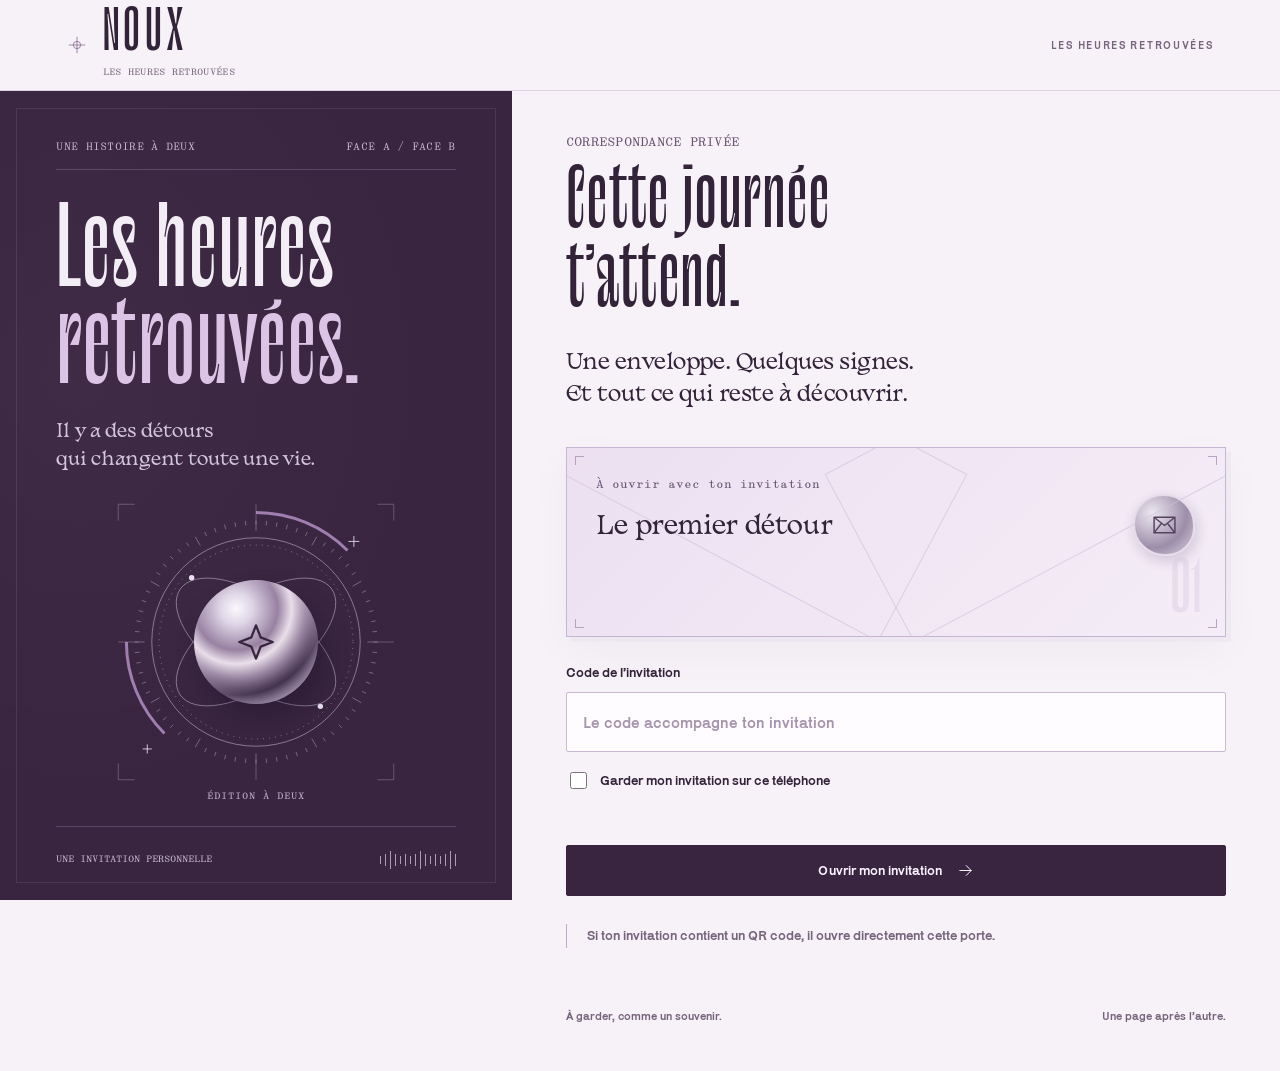
<file: index.html>
<!doctype html>
<html lang="fr">
<head>
  <meta charset="utf-8">
  <meta name="viewport" content="width=device-width, initial-scale=1, viewport-fit=cover">
  <meta name="theme-color" content="#39253f">
  <meta name="referrer" content="no-referrer">
  <meta name="robots" content="noindex, nofollow, noarchive">
  <meta http-equiv="Content-Security-Policy" content="default-src 'self'; script-src 'self'; style-src 'self' 'unsafe-inline'; img-src 'self' data: blob:; media-src 'self' data: blob:; font-src 'self'; connect-src 'self'; object-src 'none'; base-uri 'self'; form-action 'self'">
  <meta name="description" content="Une invitation à retrouver le temps. Une histoire à ouvrir, une page après l’autre.">
  <title>NOUX — Les heures retrouvées</title>
  <link rel="icon" href="./mark.svg" type="image/svg+xml">
  <link rel="apple-touch-icon" href="./mark.svg">
  <link rel="manifest" href="./manifest.webmanifest">
  <link rel="stylesheet" href="./fonts.css">
  <link rel="stylesheet" href="./style.css?v=unlock-2">
  <script type="module" src="./app.mjs?v=unlock-2"></script>
</head>
<body>
  <a class="skip-link" href="#main">Aller à l’histoire</a>
  <div id="app"><div class="loading-screen"><span class="wordmark">NOUX</span><p>Ton histoire se prépare…</p><span class="loading-line"></span></div></div>
  <div id="live" class="sr-only" aria-live="polite" aria-atomic="true"></div>
  <div id="toast" role="status" hidden></div>
  <dialog id="dialog" aria-labelledby="dialog-title"><div id="dialog-content"></div></dialog>
  <noscript><div class="noscript">Cette invitation a besoin de JavaScript pour ouvrir l’histoire et conserver ta progression.</div></noscript>
</body>
</html>
</file>
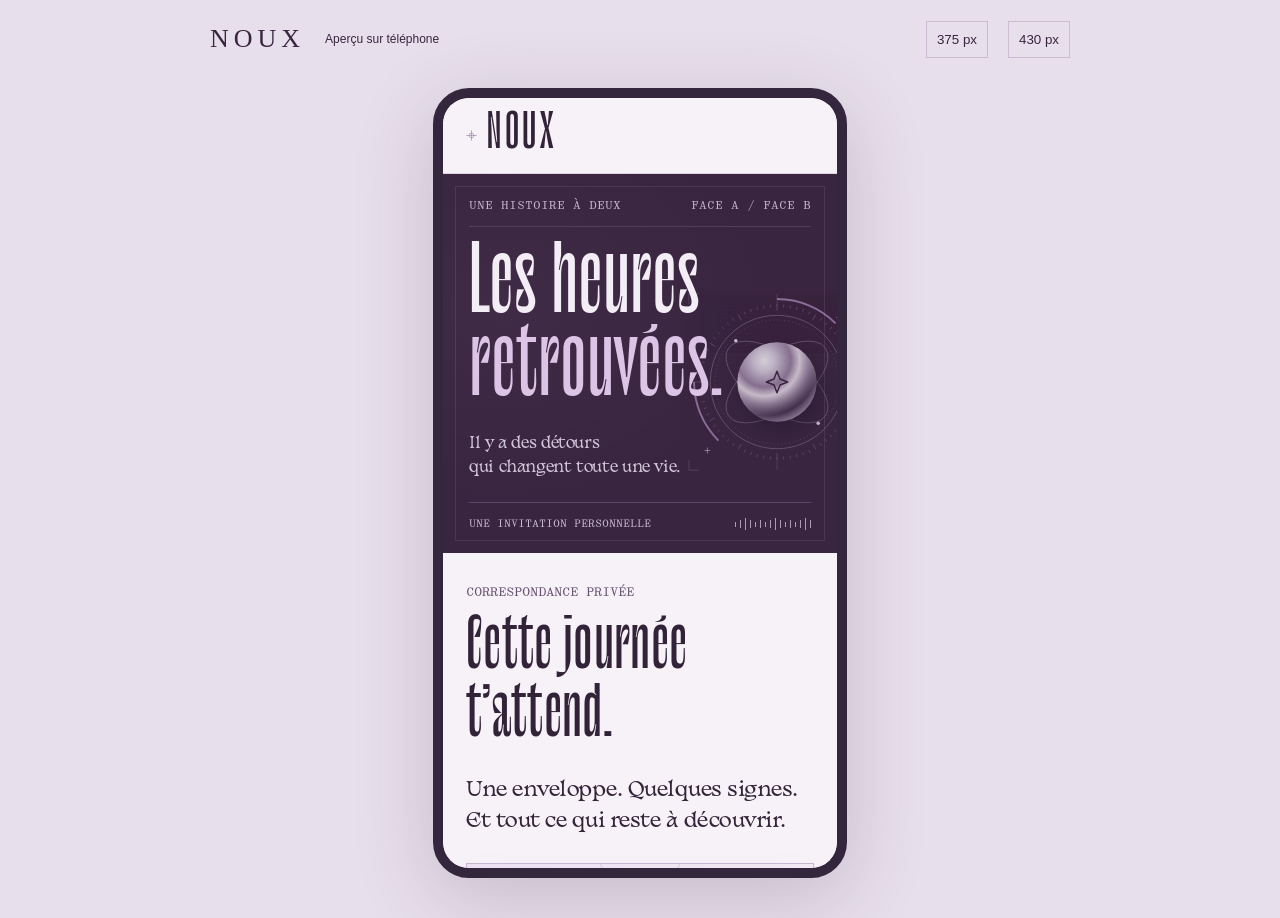
<file: preview.html>
<!doctype html><html lang="fr"><head><meta charset="utf-8"><meta name="viewport" content="width=device-width,initial-scale=1"><meta name="referrer" content="no-referrer"><title>NOUX · Aperçu mobile</title><link rel="stylesheet" href="./fonts.css"><link rel="stylesheet" href="./preview.css"><script type="module" src="./preview.mjs"></script></head><body><header><a href="./" id="full-link">NOUX</a><p>Aperçu sur téléphone</p><button id="small-width">375 px</button><button id="large-width">430 px</button></header><main><div class="phone"><iframe title="NOUX — Aperçu mobile" id="phone-frame" src="./"></iframe></div></main></body></html>
</file>
<file: fonts.css>
@font-face{font-family:'Le Murmure';font-style:normal;font-weight:400;font-display:swap;src:url('./fonts/le-murmure.woff2') format('woff2')}
@font-face{font-family:'Basteleur';font-style:normal;font-weight:400;font-display:swap;src:url('./fonts/basteleur-moonlight.woff2') format('woff2')}
@font-face{font-family:'Karrik';font-style:normal;font-weight:400;font-display:swap;src:url('./fonts/karrik-regular.woff2') format('woff2')}
@font-face{font-family:'Karrik';font-style:italic;font-weight:400;font-display:swap;src:url('./fonts/karrik-italic.woff2') format('woff2')}
@font-face{font-family:'Director';font-style:normal;font-weight:400;font-display:swap;src:url('./fonts/director-regular.woff2') format('woff2')}
@font-face{font-family:'Noto Naskh Arabic';font-style:normal;font-weight:400;font-display:swap;src:url('./fonts/naskh.ttf') format('truetype')}
</file>
<file: style.css>
:root{--paper:#f6f2f7;--white:#fffcff;--ink:#322339;--muted:#76647d;--plum:#39253f;--mauve:#bc9dca;--silver:#d5cddc;--line:#ded3e3;--display:'Le Murmure','Arial Narrow',sans-serif;--serif:'Basteleur',Georgia,serif;--sans:'Karrik',Arial,sans-serif;--arabic:'Noto Naskh Arabic',serif;--shadow:0 18px 60px #301a3910}
*{box-sizing:border-box}html{scroll-behavior:smooth}body{margin:0;background:var(--paper);color:var(--ink);font-family:var(--sans);font-size:15px;line-height:1.65;-webkit-font-smoothing:antialiased}button,input,textarea,select{font:inherit}button,a,input,textarea,select{-webkit-tap-highlight-color:transparent}button{cursor:pointer}button:disabled{cursor:default;opacity:.48}button:focus-visible,a:focus-visible,input:focus-visible,textarea:focus-visible,select:focus-visible,summary:focus-visible{outline:3px solid #9970ac;outline-offset:4px}a{color:inherit;text-underline-offset:4px}button{color:inherit}h1,h2,h3,p{margin-top:0}h1,h2,h3{font-weight:400}h2{font-family:var(--serif);font-size:46px;line-height:1.06;letter-spacing:-1.25px;margin-bottom:22px}h3{font-family:var(--serif);font-size:28px;line-height:1.15;margin-bottom:13px}p{margin-bottom:18px}strong{font-weight:600}em{font-family:var(--serif);font-weight:400}img{display:block;max-width:100%}svg{display:block}.icon{width:21px;height:21px;flex-shrink:0;fill:none;stroke:currentColor;stroke-linecap:round;stroke-linejoin:round;stroke-width:1.4}.sr-only{position:absolute;width:1px;height:1px;padding:0;margin:-1px;overflow:hidden;clip:rect(0,0,0,0);white-space:nowrap;border:0}.skip-link{position:fixed;top:-100px;left:24px;z-index:1000;padding:12px;background:var(--white)}.skip-link:focus{top:12px}.loading-screen{min-height:100svh;display:flex;align-items:center;justify-content:center;flex-direction:column;gap:15px}.loading-screen p{font-family:var(--serif);font-size:25px}.loading-line{height:1px;background:var(--mauve);width:90px;animation:pulse 1.5s ease-in-out infinite}.noscript{padding:40px}.wordmark{font-family:var(--serif);font-size:34px;letter-spacing:8px;line-height:1}.eyebrow,.micro{font-size:10px;font-weight:500;letter-spacing:2.4px;text-transform:uppercase}.eyebrow{display:block;color:var(--muted);margin-bottom:17px}.micro{letter-spacing:1.5px}.muted{color:var(--muted)}.fine-print{font-size:12px;color:var(--muted)}.topbar{height:91px;border-bottom:1px solid var(--line);display:flex;align-items:center;justify-content:space-between;padding:0 5.2vw;gap:20px;background:var(--paper);position:relative;z-index:20}.topbar .brand-button{background:none;border:0;padding:10px 0}.topbar-right{display:flex;align-items:center;gap:24px}.topbar-date{color:var(--muted);font-size:11px;letter-spacing:1.7px;text-transform:uppercase}.debt-chip{display:inline-flex;gap:10px;align-items:center;background:#ede4f0;border:1px solid #dcd0e2;border-radius:40px;padding:10px 16px;font-size:12px;min-height:44px}.debt-chip b{font-size:15px;font-weight:500}.icon-button{display:inline-grid;place-items:center;border:1px solid var(--line);border-radius:50%;background:transparent;width:43px;height:43px;flex-shrink:0}.layout{display:grid;grid-template-columns:minmax(350px,40%) minmax(0,60%);max-width:1720px;margin:auto;min-height:calc(100svh - 91px)}.cover{background:var(--plum);color:#f3edf5;position:sticky;top:0;align-self:start;min-height:calc(100svh - 91px);padding:49px 4.4vw 30px;overflow:hidden;display:flex;flex-direction:column;justify-content:space-between}.cover:before{content:'';position:absolute;inset:0;opacity:.23;pointer-events:none;background:radial-gradient(ellipse at 15% 35%,#b794c640,transparent 55%),repeating-linear-gradient(0deg,transparent 0 3px,#ffffff05 3px 4px)}.cover>*{position:relative}.cover-top{display:flex;justify-content:space-between;gap:20px;color:#c7b6d0}.cover h1{font-family:var(--serif);font-size:clamp(57px,5.2vw,86px);letter-spacing:-2px;line-height:.91;margin:36px 0 0;position:relative;z-index:2}.cover h1 em{color:#d5bfdf;font-size:1.04em}.cover-copy{font-family:var(--serif);font-size:21px;line-height:1.45;max-width:280px;margin:18px 0 0;color:#d4c7db}.cover-art{min-height:245px;position:relative;display:grid;place-items:center;margin:4px -20px 0}.orbit{position:relative;width:240px;height:230px;display:grid;place-items:center;transform:rotate(-10deg)}.orbit:before,.orbit:after{content:'';position:absolute;border-radius:50%;width:254px;height:144px;border:1px solid #dfd5e78c;box-shadow:0 0 0 5px #e6d9ed08,0 0 0 10px #e6d9ed05;transform:rotate(-35deg)}.orbit:after{transform:rotate(35deg);border-color:#dfd5e75e}.orbit-core{width:125px;height:125px;border-radius:50%;background:radial-gradient(circle at 34% 23%,#faf8fc 0%,#ded5e6 13%,#9881a2 33%,#eadfea 44%,#9b88a4 55%,#3c2b47 69%,#bfafcb 92%);box-shadow:8px 18px 32px #160c2370,inset -4px -4px 16px #e1cde65c;position:relative;display:grid;place-items:center}.arabic-name{font-family:var(--arabic);font-size:45px;line-height:1.8;color:#2d1c38;transform:rotate(10deg);text-shadow:0 1px 1px #fffd;letter-spacing:0;direction:rtl}.orbit-core .icon{width:40px;height:40px;stroke:#39253f;transform:rotate(10deg)}.orbit-star{position:absolute;top:18px;left:8px;font-size:26px;color:#d3c4dd}.orbit-point{position:absolute;right:2px;bottom:46px;width:6px;height:6px;border-radius:50%;background:#eee6f4;box-shadow:0 0 15px #e0beed}.cover-footer{padding-top:10px}.cover-footer-line{display:flex;align-items:center;justify-content:space-between;gap:20px;border-top:1px solid #c1acc82d;padding-top:23px;color:#cbbbd4}.cover-footer-line .micro{font-size:9px}.mini-wave{display:flex;align-items:center;gap:4px;height:20px;opacity:.7}.mini-wave i{display:block;width:1px;background:#ded0e6;height:8px}.mini-wave i:nth-child(3n){height:18px}.mini-wave i:nth-child(2n){height:12px}.main-wrap{min-width:0;padding:0 4.2vw 45px}.desktop-nav{display:flex;align-items:center;gap:26px;border-bottom:1px solid var(--line);height:81px;white-space:nowrap}.nav-button{border:0;background:none;display:flex;align-items:center;gap:7px;padding:25px 0 24px;font-size:11px;color:var(--muted);position:relative}.nav-button.active{color:var(--ink)}.nav-button.active:after{content:'';height:2px;background:var(--plum);position:absolute;bottom:-1px;left:0;right:0}.desktop-nav .icon{width:17px;height:17px}.content{max-width:670px;margin:0 auto;padding-top:42px;animation:none}.mobile-nav{display:none}.section-heading{display:flex;align-items:start;justify-content:space-between;gap:15px}.section-heading .icon{width:29px;height:29px;margin-top:9px;stroke:#93739f}.lead{font-family:var(--serif);font-size:25px;line-height:1.38;letter-spacing:-.2px}.prologue-card{border:1px solid #d4c5dd;position:relative;margin:35px 0 24px;padding:26px 29px;min-height:164px;background:linear-gradient(135deg,#ece0f1,#f4edf7);overflow:hidden;box-shadow:var(--shadow)}.prologue-card:before,.prologue-card:after{content:'';position:absolute;width:60%;height:100%;border:1px solid #d2bfdc;top:-78px;transform:rotate(28deg);left:-18px;opacity:.65;pointer-events:none}.prologue-card:after{left:auto;right:-18px;transform:rotate(-28deg)}.prologue-card .to-label{position:relative;z-index:1;font-size:10px;letter-spacing:1px;color:#796087}.prologue-card h3{position:relative;z-index:1;font-size:31px;margin:13px 0 3px}.seal{position:absolute;right:30px;top:46px;width:62px;height:62px;background:radial-gradient(circle at 30% 30%,#ece8f0,#9d8da9 60%,#d9d0e0);border-radius:48% 50% 46% 51%;border:2px solid #e4dceb;box-shadow:2px 5px 13px #43215430;display:grid;place-items:center;color:#574260}.seal .icon{width:25px;height:25px}.cover-number{font-family:var(--serif);font-size:88px;color:#d4c4dc;line-height:1;position:absolute;right:15px;bottom:4px;opacity:.4}.button{border:1px solid var(--plum);min-height:51px;background:var(--plum);color:#faf4ff;display:inline-flex;align-items:center;justify-content:center;gap:14px;padding:14px 22px;border-radius:2px;font-size:12px;font-weight:500;letter-spacing:.3px;text-decoration:none;transition:background .2s,transform .2s;line-height:1.5}.button:not(:disabled):hover{background:#503258}.button:not(:disabled):active{transform:translateY(1px)}.button.secondary{background:transparent;color:var(--ink);border-color:#cbbbD2}.button.secondary:not(:disabled):hover{background:#e9dfef}.button.ghost{background:transparent;color:var(--muted);border-color:transparent}.button.danger{border-color:#935462;color:#7a344b;background:transparent}.button.wide{width:100%}.button .icon{width:17px;height:17px}.button-row{display:flex;gap:10px;flex-wrap:wrap;margin:22px 0}.small-link{border:0;background:none;color:var(--muted);font-size:12px;text-decoration:underline;text-underline-offset:4px;padding:12px 0;min-height:44px}.small-note{border-left:1px solid #bfacca;margin:28px 0;padding:0 0 0 20px;font-size:12px;color:var(--muted)}.bottom-caption{display:flex;justify-content:space-between;gap:20px;color:var(--muted);font-size:10px;border-top:1px solid var(--line);margin-top:36px;padding-top:18px}.unlock-form{margin-top:22px}.field-label{display:block;font-size:12px;font-weight:500;margin-bottom:8px}.field-input,textarea,select{border:1px solid #cab9d3;background:#fffcff;color:var(--ink);border-radius:2px;padding:15px 16px;width:100%;font-size:16px;min-height:52px}.field-input::placeholder{color:#a494ad}textarea{min-height:130px;resize:vertical}.check-label{display:flex;align-items:center;gap:10px;font-size:12px;margin:17px 0}.check-label input{width:17px;height:17px;accent-color:var(--plum)}.error{color:#94374f;font-size:12px;margin-top:9px;min-height:18px}.subtle-badge{background:#e9dfed;color:#644d71;font-size:10px;padding:4px 9px;letter-spacing:.6px;border:1px solid #d6c6df;border-radius:12px}.statusline{display:flex;align-items:center;gap:9px;font-size:10px;color:var(--muted);margin:15px 0 25px}.status-dot{width:5px;height:5px;border-radius:50%;background:#867491}.status-dot.offline{background:#a56351}.progress-track{height:2px;background:#e1d7e6;margin:12px 0 26px;overflow:hidden}.progress-track span{display:block;height:100%;background:#886492;transition:width .6s}.chapter-number{font-family:var(--serif);font-size:39px;color:#aa8db7;line-height:1}.chapter-meta{display:flex;align-items:center;gap:16px;color:var(--muted);font-size:11px;margin:18px 0 26px;flex-wrap:wrap}.chapter-meta span,.chapter-meta a{display:flex;align-items:center;gap:7px}.chapter-meta .icon{width:15px;height:15px}.prompt-card{padding:26px 27px;border:1px solid var(--line);background:var(--white);margin:26px 0;position:relative}.prompt-card:before{content:'✧';position:absolute;right:22px;top:19px;color:#b19abd;font-size:20px}.prompt-card .eyebrow{font-size:9px;margin-bottom:14px}.prompt-card p:last-child{margin-bottom:0}.answer-form{margin-top:24px}.answer-control{display:flex;gap:10px}.answer-control input{min-width:0;flex:1}.answer-control .button{flex-shrink:0;padding:13px 19px}.hint-panel{border-top:1px solid var(--line);margin-top:31px;padding-top:23px}.hint-heading{display:flex;justify-content:space-between;align-items:center;gap:12px;margin-bottom:16px}.hint-heading h3{font-family:var(--sans);font-size:12px;margin:0;font-weight:500}.hint-clock{font-size:11px;color:var(--muted);font-variant-numeric:tabular-nums;display:flex;align-items:center;gap:6px}.hint-clock .icon{width:14px;height:14px}.hint-grid{display:grid;grid-template-columns:repeat(3,1fr);gap:10px}.hint-button{background:transparent;border:1px solid #d8cadf;padding:14px 10px;min-height:76px;display:flex;align-items:center;justify-content:center;flex-direction:column;font-size:11px;gap:5px;position:relative}.hint-button strong{font-family:var(--serif);font-size:25px;line-height:1}.hint-button span{font-size:10px;color:var(--muted)}.hint-button.owned{background:#e9dfef;border-color:#cbb6d7}.hint-button:not(:disabled):hover{background:#ede3f2}.hint-text{background:#eee5f2;padding:17px 19px;margin:12px 0;font-size:13px;border-left:2px solid #b394c2}.hint-text .micro{font-size:9px;color:#786284;margin-bottom:7px;display:block}.translation{margin:26px 0;padding:22px;background:#eee7f2;text-align:center}.arabic-prompt{font-family:var(--arabic);font-size:27px;line-height:1.8;direction:rtl}.success-icon{width:76px;height:76px;display:grid;place-items:center;border:1px solid #c9b8d3;border-radius:50%;margin:8px 0 28px;background:linear-gradient(135deg,#fdf9ff,#e4d6ed)}.success-icon .icon{width:33px;height:33px;stroke:#82618f}.reward-row{display:flex;align-items:center;border:1px solid var(--line);background:#fffaff;padding:17px 20px;gap:16px;margin:11px 0}.reward-row .icon{stroke:#9678a6;width:25px;height:25px}.reward-row p{font-size:12px;margin:0}.reward-row .micro{font-size:9px;color:var(--muted)}.destination-card{background:var(--plum);color:#f2eaf7;padding:24px;margin-top:25px}.destination-card h3{font-size:29px}.destination-card .eyebrow{color:#bda6ca}.destination-card p{font-size:13px;color:#d7c8df}.destination-card .button{background:#e4d8eb;color:#32203d;border:0}.inventory-grid{display:grid;grid-template-columns:1fr 1fr;gap:15px;margin:25px 0}.inventory-card{border:1px solid var(--line);background:var(--white);padding:22px;text-align:left;min-height:155px;position:relative;overflow:hidden;display:flex;flex-direction:column;justify-content:space-between;gap:20px}.inventory-card .icon{width:25px;height:25px;color:#8f6d9d}.inventory-card h3{font-size:24px;margin-bottom:5px}.inventory-card p{font-size:11px;color:var(--muted);margin:0}.inventory-card .roman{position:absolute;right:14px;top:14px;font-family:var(--serif);font-size:46px;color:#d3c3dc;line-height:1}.inventory-card.open{background:#eee4f3}.empty-state{padding:35px 22px;border:1px dashed #cab9d3;text-align:center;margin:25px 0}.empty-state .icon{margin:0 auto 18px;color:#a48bb2;width:35px;height:35px}.empty-state p{font-family:var(--serif);font-size:24px;margin-bottom:8px}.empty-state small{font-size:12px;color:var(--muted)}.pouch-letter{font-family:var(--serif);font-size:80px;line-height:1;color:#9470a4;display:block;text-align:center;margin:23px}.photo-card{background:var(--white);padding:17px 17px 24px;box-shadow:var(--shadow);border:1px solid var(--line);margin:25px 0;transform:rotate(-1.2deg)}.photo-card img{width:100%;height:auto;max-height:390px;object-fit:contain;background:#fff}.photo-card figcaption{text-align:center;font-family:var(--serif);font-style:italic;font-size:26px;margin-top:17px}.debt-display{position:relative;text-align:center;padding:25px 20px 31px;border:1px solid var(--line);background:linear-gradient(140deg,#eee3f3,#fcf9ff);margin:27px 0}.debt-display .debt-number{font-family:var(--serif);font-size:112px;line-height:1;color:#765486;display:block}.debt-display .icon{margin:auto;width:24px;height:24px;color:#ac8fb9}.debt-display p{margin:0;font-size:12px;color:var(--muted)}.debt-stats{display:flex;justify-content:center;gap:40px;border-top:1px solid #d5c4df;padding-top:20px;margin-top:25px}.debt-stats strong{font-size:16px;color:var(--ink);display:block}.debt-stats span{font-size:10px;color:var(--muted)}.ledger-list{border-top:1px solid var(--line);margin-top:24px}.ledger-item{display:flex;justify-content:space-between;align-items:center;gap:15px;border-bottom:1px solid var(--line);padding:16px 0}.ledger-item p{font-size:12px;margin:0}.ledger-item small{font-size:10px;color:var(--muted)}.ledger-item strong{font-weight:500;color:#80568f;white-space:nowrap}.exchange-grid{display:grid;grid-template-columns:repeat(3,1fr);gap:10px;margin:23px 0}.exchange{background:var(--white);padding:17px 11px;text-align:center;border:1px solid var(--line)}.exchange strong{font-family:var(--serif);font-size:30px;display:block;line-height:1.2}.exchange span{font-size:10px;color:var(--muted);display:block;margin-top:5px}.voucher{background:#e6d9ee;padding:18px;border:1px solid #cdb4db;margin:14px 0}.voucher h3{font-size:25px}.voucher p{font-size:12px}.music-row{display:flex;gap:17px;align-items:center;padding:19px 0;border-bottom:1px solid var(--line)}.record{width:44px;height:44px;border-radius:50%;background:repeating-radial-gradient(circle at center,#39253f 0 3px,#49324e 4px 5px);display:grid;place-items:center;flex-shrink:0}.record:after{content:'';width:12px;height:12px;border:4px solid #c3a8d0;border-radius:50%;background:#39253f}.music-row p{font-size:13px;margin:0}.music-row small{font-size:11px;color:var(--muted)}.audio-box{background:#ebe0f1;border:1px solid #d5c3df;padding:22px;margin:22px 0}.audio-box audio{width:100%;max-width:100%;height:42px;margin-top:10px}.audio-box p{font-size:12px;margin-bottom:8px}.letter{font-family:var(--serif);font-size:24px;line-height:1.55;padding:24px 0}.letter p{margin-bottom:23px}.letter .signature{font-style:italic;margin-top:35px}.timeline{position:relative;margin:25px 0}.timeline-item{display:flex;gap:17px;padding:12px 0;align-items:center}.timeline-number{width:30px;height:30px;border:1px solid #d2c0dd;border-radius:50%;display:grid;place-items:center;font-size:11px;color:#8d709b;flex-shrink:0}.timeline-item.complete .timeline-number{background:#dcd0e4;border-color:#dcd0e4}.timeline-item.active .timeline-number{background:var(--plum);border-color:var(--plum);color:var(--white)}.timeline-item p{margin:0;font-size:12px}.timeline-item small{font-size:10px;color:var(--muted)}.regie-card{border:1px solid var(--line);background:#fffcff;padding:20px;margin:15px 0}.regie-card label{font-size:12px}.regie-card summary{cursor:pointer;font-size:13px;min-height:35px}.regie-card li{font-size:12px;margin:10px 0}.regie-card .answer-code{font-family:monospace;font-size:13px;overflow-wrap:anywhere;background:#ece2f2;padding:10px;margin:12px 0}.regie-controls{display:grid;grid-template-columns:1fr 1fr;gap:10px;margin:20px 0}.regie-controls .button{font-size:11px}.toggle-line{display:flex;align-items:center;justify-content:space-between;gap:20px;padding:17px 0;border-bottom:1px solid var(--line);font-size:12px}.toggle-line input{accent-color:var(--plum);width:18px;height:18px}.blank-space{margin-top:30px}.pill-list{display:flex;flex-wrap:wrap;gap:8px;margin:20px 0}.pill{border:1px solid var(--line);padding:7px 12px;border-radius:25px;font-size:10px;color:var(--muted)}.draft-notice{border-left:2px solid #b29bbf;padding:12px 16px;background:#eee5f2;color:#755c81;font-size:12px;margin:20px 0}.table-scroll{overflow:auto;max-height:320px;border:1px solid var(--line);margin:20px 0}.vigenere{border-collapse:collapse;font-family:monospace;font-size:11px;background:#fff;min-width:780px}.vigenere td,.vigenere th{padding:6px;text-align:center;border:1px solid #e8e0ed}.vigenere th{background:#e5d5ed;position:sticky;top:0}.vigenere th:first-child{left:0;z-index:2}.vigenere td:first-child{background:#e5d5ed;position:sticky;left:0;font-weight:600}.pouch-sort{display:flex;flex-direction:column;gap:9px;margin:24px 0}.sort-card{display:flex;align-items:center;gap:12px;border:1px solid var(--line);background:var(--white);padding:13px}.sort-card p{font-size:12px;margin:0;flex:1}.sort-card .roman{font-family:var(--serif);font-size:23px;min-width:24px;color:#9975aa}.sort-controls{display:flex;gap:4px}.sort-controls button{border:1px solid var(--line);background:transparent;padding:7px;min-height:34px;min-width:34px}.sort-controls .icon{width:13px;height:13px}.assembled-letters{font-family:var(--serif);letter-spacing:8px;font-size:27px;text-align:center;background:#e9ddef;padding:16px;margin:18px 0}.page-footer{padding:30px 0 0;display:flex;justify-content:space-between;color:var(--muted);gap:14px;font-size:10px}.page-footer button{background:none;border:0;color:var(--muted);font-size:10px;padding:7px 0;min-height:34px}.offline-note{font-size:11px;background:#ebe1f1;padding:11px 14px;border:1px solid var(--line);margin-bottom:20px}dialog{border:1px solid #d7c7e1;background:var(--paper);color:var(--ink);padding:32px;width:min(480px,calc(100% - 32px));max-height:88svh;border-radius:4px;box-shadow:0 20px 100px #25112d50}dialog::backdrop{background:#23112ca8;backdrop-filter:blur(4px)}dialog h2{font-size:35px;line-height:1.1;margin-bottom:18px}dialog p{font-size:14px}dialog .dialog-head{display:flex;justify-content:space-between;gap:12px;margin-bottom:10px}.dialog-close{border:0;background:none;padding:0;display:grid;place-items:center;width:30px;height:30px}.dialog-close .icon{width:21px;height:21px}dialog .button-row{margin-bottom:0}#toast{position:fixed;bottom:27px;left:50%;transform:translateX(-50%);background:var(--plum);color:#fff;padding:13px 22px;border-radius:3px;box-shadow:0 7px 30px #21112c35;max-width:calc(100% - 34px);font-size:12px;z-index:200;text-align:center}.reduce-motion *,.reduce-motion *:before,.reduce-motion *:after{animation:none!important;transition:none!important;scroll-behavior:auto!important}@keyframes arrive{from{opacity:0;transform:translateY(9px)}to{opacity:1;transform:translateY(0)}}@keyframes pulse{50%{opacity:.3;transform:scaleX(.5)}}
@media(min-width:1500px){.cover{padding-left:70px;padding-right:70px}.main-wrap{padding-left:80px;padding-right:80px}.cover-art{min-height:300px}.orbit{transform:scale(1.12) rotate(-10deg)}}
@media(max-width:1100px){.layout{grid-template-columns:37% 63%}.cover{padding:38px 28px 30px}.cover h1{font-size:61px}.main-wrap{padding:0 32px 40px}.desktop-nav{gap:18px}.nav-button{font-size:10px}.topbar{padding:0 32px}.cover-copy{font-size:20px}.cover-art{margin:0 -28px}.orbit{transform:scale(.9) rotate(-10deg)}}
@media(max-width:760px){body{font-size:14px}.topbar{height:72px;padding:0 22px;gap:12px}.wordmark{font-size:28px;letter-spacing:6px}.topbar-right{gap:10px}.topbar-date{display:none}.debt-chip{padding:7px 12px;font-size:10px;gap:7px;min-height:38px}.debt-chip b{font-size:13px}.debt-chip .icon{width:16px;height:16px}.topbar .icon-button{width:36px;height:36px}.layout{display:block;min-height:calc(100svh - 72px)}.cover{position:relative;min-height:0;padding:27px 26px 22px;display:block}.cover-top{font-size:8px;letter-spacing:1.8px}.cover h1{font-size:57px;line-height:.91;margin:20px 0 14px;max-width:74%;letter-spacing:-1.6px}.cover-copy{font-size:18px;max-width:62%;margin:0;line-height:1.35}.cover-art{position:absolute;right:-64px;top:70px;margin:0;min-height:0;opacity:.88;pointer-events:none}.orbit{transform:scale(.62) rotate(-10deg);width:240px;height:230px}.cover-footer{margin-top:22px;padding:0}.cover-footer-line{padding-top:14px}.cover-footer-line .micro{font-size:8px;letter-spacing:1.4px}.mini-wave{height:12px}.mini-wave i{height:5px}.mini-wave i:nth-child(3n){height:12px}.mini-wave i:nth-child(2n){height:8px}.main-wrap{padding:0 23px 105px}.desktop-nav{display:none}.content{padding-top:30px}.content h2{font-size:40px;letter-spacing:-.8px;margin-bottom:19px}.eyebrow{font-size:9px;letter-spacing:1.9px;margin-bottom:14px}.lead{font-size:23px}.prologue-card{margin-top:26px;padding:25px 22px;min-height:152px}.prologue-card h3{font-size:29px;max-width:70%}.seal{right:20px;width:54px;height:54px}.small-note{padding-left:15px}.bottom-caption{font-size:9px;margin-top:29px}.mobile-nav{display:flex;position:fixed;bottom:0;left:0;right:0;z-index:30;justify-content:space-around;gap:6px;background:#f8f3faf5;backdrop-filter:blur(18px);border-top:1px solid var(--line);padding:9px 10px calc(9px + env(safe-area-inset-bottom));height:calc(69px + env(safe-area-inset-bottom))}.mobile-nav .nav-button{display:flex;flex-direction:column;gap:4px;padding:4px 10px;font-size:9px;min-width:55px;justify-content:center}.mobile-nav .nav-button .icon{width:21px;height:21px}.mobile-nav .nav-button.active{color:#563263}.mobile-nav .nav-button.active:after{bottom:auto;top:-10px;left:15px;right:15px}.section-heading{gap:10px}.chapter-meta{font-size:10px;gap:12px}.chapter-number{font-size:36px}.prompt-card{padding:22px 20px;margin:23px 0}.answer-control{gap:8px}.answer-control .button{padding:12px 14px;font-size:11px}.hint-grid{gap:8px}.hint-button{padding:12px 7px}.inventory-grid{gap:11px}.inventory-card{padding:18px;min-height:150px}.inventory-card h3{font-size:22px}.inventory-card .roman{font-size:36px}.photo-card{padding:12px 12px 17px;margin:22px 0}.photo-card figcaption{font-size:24px}.debt-display .debt-number{font-size:98px}.exchange-grid{gap:8px}.exchange{padding:15px 7px}.exchange span{font-size:9px}.regie-controls{grid-template-columns:1fr}.page-footer{margin-bottom:10px}.topbar .subtle-badge{font-size:8px;padding:4px 6px;letter-spacing:0}.page-footer button{font-size:10px}#toast{bottom:calc(82px + env(safe-area-inset-bottom))}.view-game .cover,.view-inventory .cover,.view-wallet .cover,.view-music .cover,.view-settings .cover,.view-regie .cover{padding:17px 24px}.view-game .cover h1,.view-inventory .cover h1,.view-wallet .cover h1,.view-music .cover h1,.view-settings .cover h1,.view-regie .cover h1{font-size:31px;margin:0;line-height:1}.view-game .cover h1 br,.view-inventory .cover h1 br,.view-wallet .cover h1 br,.view-music .cover h1 br,.view-settings .cover h1 br,.view-regie .cover h1 br{display:none}.view-game .cover-top,.view-game .cover-copy,.view-game .cover-art,.view-game .cover-footer,.view-inventory .cover-top,.view-inventory .cover-copy,.view-inventory .cover-art,.view-inventory .cover-footer,.view-wallet .cover-top,.view-wallet .cover-copy,.view-wallet .cover-art,.view-wallet .cover-footer,.view-music .cover-top,.view-music .cover-copy,.view-music .cover-art,.view-music .cover-footer,.view-settings .cover-top,.view-settings .cover-copy,.view-settings .cover-art,.view-settings .cover-footer,.view-regie .cover-top,.view-regie .cover-copy,.view-regie .cover-art,.view-regie .cover-footer{display:none}}
@media(max-width:370px){.topbar{padding:0 16px}.main-wrap{padding-left:18px;padding-right:18px}.cover{padding-left:21px}.cover h1{font-size:50px}.cover-art{right:-80px;top:65px}.cover-copy{max-width:66%}.topbar .subtle-badge{display:none}.answer-control{flex-direction:column}.answer-control .button{width:100%}.hint-heading{align-items:start}.hint-clock{font-size:10px}.content h2{font-size:36px}}
@media(prefers-reduced-motion:reduce){*,*:before,*:after{animation:none!important;transition:none!important;scroll-behavior:auto!important}}
@media print{body{background:white}.topbar,.cover,.desktop-nav,.mobile-nav,.page-footer,.button,button,.hint-panel,#toast{display:none!important}.layout{display:block}.main-wrap{padding:0}.content{max-width:none;padding:0}.photo-card{transform:none;box-shadow:none}.letter{font-size:18px}.prompt-card{break-inside:avoid}}

.ledger-read{width:100%;background:transparent;text-align:left;color:inherit;font:inherit;border-left:0;border-right:0;border-top:0;cursor:pointer}.ledger-read:hover{background:var(--wash,#efe7f2)}.ledger-read:focus-visible{outline:2px solid #745085;outline-offset:3px}

/* Technical print details, composed for NOUX. The story keeps its serif voice. */
:root{--mono:'Director',ui-monospace,'SFMono-Regular',Consolas,monospace;--print-ink:#80608f}
.eyebrow,.micro,.print-caption,.brand-colophon,.cover-art-caption,.bottom-caption{font-family:var(--mono);font-weight:400}
.eyebrow{letter-spacing:1.65px}.micro{letter-spacing:1.25px}
.topbar .brand-button{display:flex;align-items:center;gap:16px;text-align:left}
.brand-lockup{display:flex;flex-direction:column;gap:8px}
.brand-colophon{font-size:8px;line-height:1;letter-spacing:1.35px;text-transform:uppercase;color:var(--muted)}
.print-cross{width:20px;height:20px;fill:none;stroke:var(--print-ink);stroke-width:.8;flex-shrink:0;pointer-events:none}
.cover:after{content:'';position:absolute;inset:17px 16px;border:1px solid #d8c7e31b;pointer-events:none}
.cover-top{border-bottom:1px solid #d9c6e435;padding-bottom:14px}
.cover-art{min-height:312px;margin:10px -16px 0;gap:0;align-content:center}
.orbit{width:290px;height:290px;transform:none}
.orbit:before,.orbit:after{display:none}
.dial-print{position:absolute;inset:0;width:100%;height:100%;fill:none;pointer-events:none;color:#ddcfe6}
.dial-print path,.dial-print circle,.dial-print ellipse{vector-effect:non-scaling-stroke}
.dial-frame{stroke:currentColor;stroke-width:.7;opacity:.42}
.dial-ticks{stroke:currentColor;stroke-width:.7;opacity:.55}
.dial-lines{stroke:currentColor;stroke-width:.75;opacity:.65}
.dial-accent{stroke:#ba95cd;stroke-width:3;opacity:.8}
.dial-nodes{stroke:#e9e1ef;stroke-width:.85}.dial-nodes circle{fill:#e9e1ef;stroke:none}

/* One mechanical opening. Never transform .orbit: it positions the mobile logo. */
.dial-ticks,.dial-lines,.dial-accent,.dial-nodes{transform-box:view-box;transform-origin:50% 50%}
.cover-art.is-unlocking .dial-ticks{animation:invitation-unlock-ticks 2900ms 300ms both}
.cover-art.is-unlocking .dial-lines{animation:invitation-unlock-lines 2900ms 300ms both}
.cover-art.is-unlocking .dial-nodes{animation:invitation-unlock-nodes 2900ms 300ms both}
.cover-art.is-unlocking .dial-accent{animation:invitation-unlock-accent 2900ms 300ms both}
.cover-art.is-unlocking .orbit-core{animation:invitation-unlock-light 2900ms 300ms both}
@keyframes invitation-unlock-ticks{
  0%{transform:rotate(0deg);animation-timing-function:ease-in-out}
  18%{transform:rotate(-8deg);animation-timing-function:cubic-bezier(.22,.7,.22,1)}
  52%,62%{transform:rotate(36deg);animation-timing-function:cubic-bezier(.5,0,.2,1)}
  84%{transform:rotate(-2deg);animation-timing-function:ease-out}
  100%{transform:rotate(0deg)}
}
@keyframes invitation-unlock-lines{
  0%{transform:rotate(0deg);animation-timing-function:ease-in-out}
  22%{transform:rotate(4deg);animation-timing-function:cubic-bezier(.22,.7,.22,1)}
  56%,64%{transform:rotate(-14deg);animation-timing-function:cubic-bezier(.5,0,.2,1)}
  86%{transform:rotate(1deg);animation-timing-function:ease-out}
  100%{transform:rotate(0deg)}
}
@keyframes invitation-unlock-nodes{
  0%{transform:rotate(0deg);animation-timing-function:ease-in-out}
  22%{transform:rotate(-4deg);animation-timing-function:cubic-bezier(.22,.7,.22,1)}
  56%,64%{transform:rotate(18deg);animation-timing-function:cubic-bezier(.5,0,.2,1)}
  86%{transform:rotate(-1deg);animation-timing-function:ease-out}
  100%{transform:rotate(0deg)}
}
@keyframes invitation-unlock-accent{
  0%{transform:rotate(0deg);opacity:.8;animation-timing-function:ease-in-out}
  18%{transform:rotate(9deg);opacity:.8;animation-timing-function:cubic-bezier(.22,.7,.22,1)}
  52%,62%{transform:rotate(-32deg);opacity:1;animation-timing-function:cubic-bezier(.5,0,.2,1)}
  84%{transform:rotate(2deg);opacity:1;animation-timing-function:ease-out}
  100%{transform:rotate(0deg);opacity:.8}
}
@keyframes invitation-unlock-light{
  0%,45%,100%{filter:brightness(1)}
  65%{filter:brightness(1.13)}
}
@media(prefers-reduced-motion:reduce){
  .cover-art.is-unlocking *{animation:none!important}
}
.orbit-core{width:124px;height:124px;box-shadow:7px 14px 24px #160c234a,inset -4px -4px 16px #e1cde65c}
.arabic-name,.orbit-core .icon{transform:none}
/* Keep the silver sphere still while its star dissolves into Lyna's name. */
.unlock-star{position:absolute;inset:0;display:grid;place-items:center;pointer-events:none;opacity:0}
.cover-art.is-revealing .unlock-star{animation:invitation-star-out 1000ms ease-in-out both}
.cover-art.is-revealing .arabic-name{animation:invitation-name-in 1000ms ease-in-out both}
@keyframes invitation-star-out{from{opacity:1}to{opacity:0}}
@keyframes invitation-name-in{from{opacity:0}to{opacity:1}}

.cover-art-caption{color:#cab7d5;font-size:8px;letter-spacing:2.5px;text-transform:uppercase;line-height:1.5;margin-top:3px}
.cover-footer-line{border-top-color:#d9c6e435}
.print-corners{position:absolute;inset:8px;display:block;pointer-events:none;color:#9b80a8;z-index:1}
.print-corners i{position:absolute;display:block;width:9px;height:9px;border-color:currentColor;border-style:solid;border-width:0;opacity:.65}
.print-corners i:nth-child(1){top:0;left:0;border-top-width:1px;border-left-width:1px}
.print-corners i:nth-child(2){top:0;right:0;border-top-width:1px;border-right-width:1px}
.print-corners i:nth-child(3){bottom:0;left:0;border-bottom-width:1px;border-left-width:1px}
.print-corners i:nth-child(4){bottom:0;right:0;border-bottom-width:1px;border-right-width:1px}
.prologue-card{border-color:#c7b6d2;box-shadow:5px 5px 0 #dfd2e62e,0 15px 45px #301a3909;background:radial-gradient(#9977aa18 .6px,transparent .7px) 0 0/4px 4px,linear-gradient(135deg,#ece0f1,#f4edf7)}
.prologue-card .to-label{font-family:var(--mono);font-size:10px;line-height:1.5;letter-spacing:.15px;display:block;max-width:calc(100% - 66px)}
.prologue-card .cover-number{font-family:var(--mono);font-size:56px;font-weight:400;letter-spacing:-4px;right:22px;bottom:12px;opacity:.36}
.inventory-card{background-image:linear-gradient(90deg,#cdbbd855 33%,transparent 0);background-size:6px 1px;background-repeat:repeat-x;background-position:0 63px}
.inventory-card.open{background-color:#eee4f3;background-image:linear-gradient(90deg,#bca2cb77 33%,transparent 0)}
.inventory-card .roman{font-family:var(--mono);font-size:29px;top:21px;right:20px;letter-spacing:-1px;color:#bca2ca}
.chapter-print{margin:10px 0 24px}
.print-caption{display:flex;align-items:center;justify-content:space-between;gap:12px;font-size:9px;line-height:1.5;letter-spacing:.75px;text-transform:uppercase;color:var(--muted)}
.progress-track{display:grid;grid-template-columns:repeat(13,minmax(0,1fr));gap:5px;height:8px;background:none;overflow:visible;margin:12px 0 0}
.progress-track .chapter-tick{display:block;height:8px;background:#ddd0e4;border-top:1px solid #cbb6d5;position:relative;transition:none}
.progress-track .chapter-tick.complete{background:#80608f;border-top-color:#624270}
.progress-track .chapter-tick.current{background:#ede3f2;border-top-color:#80608f}
.progress-track .chapter-tick.current:after{content:'';position:absolute;left:50%;top:2px;height:4px;width:4px;transform:translateX(-50%);background:#80608f;border-radius:50%}
.chapter-number{font-family:var(--mono);font-size:28px;font-weight:400;letter-spacing:-2px;line-height:1.25;padding-top:3px}
.listening-print{border:1px solid var(--line);padding:17px 20px 10px;background:var(--white);margin:26px 0 12px;pointer-events:none}
.listening-print .print-caption{font-size:8px;letter-spacing:1px}
.listening-print svg{display:block;width:100%;height:90px;fill:none}
.wave-axis{stroke:#cdbdd7;stroke-width:.65;stroke-dasharray:2 3}.wave-bars{stroke:#9973ad;stroke-width:1.2}.wave-point{fill:#51385e;stroke:none}
.music-row .record{position:relative}.music-row .record:before{content:'';position:absolute;inset:-4px;border:1px solid #c8b4d4;border-radius:50%}
.audio-box{border-top:2px solid #b294c2}
.photo-card{outline:1px solid #eee6f2;outline-offset:-6px}
.bottom-caption{font-size:9px;letter-spacing:.4px}
@media(min-width:1500px){.cover-art{min-height:330px}.orbit{width:310px;height:310px;transform:none}}
@media(max-width:1100px) and (min-width:761px){.cover-art{margin:8px -24px 0;min-height:300px}.orbit{width:270px;height:270px;transform:none}.cover-top{font-size:8px;letter-spacing:.65px}.cover:after{inset:13px}}
@media(max-width:760px){
  .topbar .brand-button{gap:9px}.brand-colophon{display:none}.print-cross{width:13px;height:13px}.brand-lockup{gap:0}
  .cover:after{inset:12px}.cover-top{padding-bottom:11px;border-bottom-color:#d9c6e426;font-size:8px;letter-spacing:1px}
  .cover-art{position:absolute;width:190px;height:200px;min-height:0;right:-35px;top:80px;margin:0;opacity:.8;display:block}
  .orbit{position:absolute;left:50%;top:50%;width:290px;height:290px;transform:translate(-50%,-50%) scale(.64)}
  .cover-art-caption{display:none}.cover-footer-line{padding-top:14px}
  .prologue-card .to-label{font-size:9px;max-width:calc(100% - 55px)}
  .prologue-card .cover-number{font-size:48px;right:18px;bottom:12px}
  .inventory-card .roman{font-size:25px;top:19px;right:17px}
  .print-caption{font-size:9px;letter-spacing:.1px}.chapter-print{margin-top:9px;margin-bottom:22px}
  .progress-track{gap:4px;margin-top:9px}.chapter-number{font-size:26px}
  .listening-print{padding:15px 14px 8px}.listening-print .print-caption{font-size:8px;letter-spacing:.2px}.listening-print svg{height:76px}
  body:not(.view-welcome):not(.view-letter) .cover:after{display:none}
}
@media(max-width:370px){.cover-art{right:-45px;top:76px}.topbar .brand-button{gap:7px}.print-cross{width:11px;height:11px}.print-caption{font-size:8px}.listening-print .print-caption span:nth-child(2){letter-spacing:0}}
@media print{.listening-print,.print-corners,.chapter-print{display:none!important}}
@media(max-width:420px){.topbar .subtle-badge{display:none}}

/* An editorial type system: Murmure / Basteleur / Karrik / Director. */
body{font-size:17px;line-height:1.65;font-kerning:normal;font-feature-settings:'kern' 1,'liga' 1,'ss01' 0}
h1,h2,h3,.wordmark,.lead,.debt-number,.photo-card figcaption{font-synthesis:none}
em{font-family:inherit;font-weight:inherit}
h2{font-family:var(--display);font-size:76px;line-height:1.04;letter-spacing:.005em;font-weight:400;overflow-wrap:break-word}
h2 em{display:inline-block;font-family:var(--serif);font-size:.47em;font-style:normal;line-height:1.35;letter-spacing:-.025em;margin-top:8px;max-width:100%}
h3{font-family:var(--serif);font-size:23px;line-height:1.35;letter-spacing:-.018em;font-weight:400}
.wordmark{font-family:var(--display);font-size:53px;letter-spacing:.09em;line-height:.88}
.brand-lockup{gap:9px}.brand-colophon{font-size:9px;letter-spacing:.3px}
.cover h1{font-family:var(--display);font-size:clamp(94px,8.1vw,145px);line-height:.93;letter-spacing:0;margin:31px 0 16px;font-weight:400}
.cover h1 em{font-family:var(--display);font-size:1em;line-height:inherit;font-style:normal;letter-spacing:0;display:inline;color:#dbc4e6;margin:0}
.cover-copy{font-family:var(--serif);font-size:18px;line-height:1.55;letter-spacing:-.015em;max-width:290px;margin-top:15px}
.cover-top{font-size:10px;letter-spacing:.15px;gap:12px}.cover-footer-line .micro{font-size:9px;letter-spacing:0}
.cover-art-caption{font-size:9px;letter-spacing:1px}
.eyebrow{font-size:11px;line-height:1.65;letter-spacing:.25px;margin-bottom:14px}
.micro{font-size:10px;letter-spacing:.3px;line-height:1.5}
.lead{font-family:var(--serif);font-size:21px;line-height:1.55;letter-spacing:-.025em}
.view-welcome .section-heading h2{font-family:var(--serif);font-size:27px;line-height:1.35;letter-spacing:-.02em}
.view-welcome .section-heading h2 em{display:inline-block;font-family:var(--display);font-size:112px;line-height:1.02;letter-spacing:0;margin:8px 0 3px;color:#765486}
.prologue-card{min-height:190px;padding-top:29px;padding-bottom:28px}
.prologue-card h3{font-size:25px;line-height:1.3;max-width:calc(100% - 85px);margin-top:18px;letter-spacing:-.025em}
.prologue-card .to-label{font-size:10px;line-height:1.5;letter-spacing:0}
.prologue-card .cover-number{font-family:var(--display);font-size:66px;letter-spacing:0;right:23px;bottom:9px}
.button{font-family:var(--sans);font-size:14px;font-weight:400;letter-spacing:.05px}
.nav-button{font-size:13px;letter-spacing:.15px}
.field-label,.check-label{font-size:14px}.field-input,textarea,select{font-family:var(--sans);font-size:17px}
.field-input::placeholder{font-size:16px}.error{font-size:14px}
.small-note{font-size:14px;line-height:1.7}.fine-print{font-size:13px;line-height:1.65}
.print-caption{font-size:10px;letter-spacing:0;line-height:1.6}
.chapter-number{font-size:25px;line-height:1.2;letter-spacing:-1px;padding-top:5px}
.chapter-meta{font-size:12px;line-height:1.6}
.prompt-card p{font-size:17px;line-height:1.65}.prompt-card .eyebrow{font-size:10px}
.hint-heading h3{font-family:var(--sans);font-size:14px;font-weight:400;letter-spacing:0}
.hint-clock{font-family:var(--mono);font-size:10px;letter-spacing:-.15px;line-height:1.5}
.hint-button strong{font-family:var(--display);font-size:37px;line-height:1;font-weight:400}
.hint-button span{font-size:12px;line-height:1.4}.hint-text{font-size:15px;line-height:1.65}.hint-text .micro{font-size:10px}
.inventory-card{min-height:180px;gap:27px}.inventory-card h3{font-size:20px;line-height:1.4;letter-spacing:-.018em}
.inventory-card p{font-size:13px;line-height:1.4}.inventory-card .roman{font-size:24px}
.reward-row p{font-size:14px}.reward-row .micro{font-size:10px}
.destination-card h3{font-family:var(--display);font-size:46px;line-height:1.1;letter-spacing:.01em}
.destination-card p{font-size:15px}.empty-state p{font-family:var(--serif);font-size:23px;line-height:1.5}
.empty-state small{font-size:14px}.pouch-letter{font-family:var(--display);font-size:92px;line-height:1.1}
.assembled-letters{font-family:var(--mono);font-size:25px;letter-spacing:6px;line-height:1.5}
.photo-card figcaption{font-family:var(--serif);font-size:23px;line-height:1.4;font-style:normal;letter-spacing:-.02em}
.debt-display{padding-top:31px}.debt-display .debt-number{font-family:var(--serif);font-size:100px;letter-spacing:-.05em;line-height:1.3;padding-right:.045em}
.debt-display p{font-size:14px}.debt-stats span{font-size:12px}.debt-stats strong{font-family:var(--mono);font-size:17px}
.exchange strong{font-family:var(--serif);font-size:29px;line-height:1.4;font-weight:400}.exchange span{font-size:12px;line-height:1.4}
.ledger-item p{font-size:14px}.ledger-item small{font-size:12px}.ledger-item strong{font-family:var(--mono);font-size:11px;letter-spacing:-.5px}
.voucher h3{font-size:23px}.voucher p{font-size:14px}
.music-row p{font-size:16px;line-height:1.4}.music-row small{font-size:13px}.music-row .fine-print{font-size:13px}
.listening-print .print-caption{font-size:9px;letter-spacing:0}.audio-box h3{font-size:22px;line-height:1.4}
.letter{font-family:var(--sans);font-size:19px;line-height:1.85;letter-spacing:.01em}
.letter p{margin-bottom:27px}.letter p:first-child::first-letter{font-family:var(--serif);font-size:1.9em;line-height:1;color:#765486}
.timeline-item p{font-size:14px}.timeline-item small{font-size:12px}.timeline-number{font-family:var(--mono);font-size:11px}
.regie-card h3{font-size:21px}.regie-card li,.regie-card summary,.regie-card label{font-size:14px}
.regie-card .answer-code{font-family:var(--mono);font-size:13px}.regie-controls .button{font-size:13px}
.toggle-line{font-size:14px}.draft-notice{font-size:14px;line-height:1.65}
.statusline,.offline-note{font-size:12px;line-height:1.6}.bottom-caption{font-size:10px;line-height:1.6;letter-spacing:0}
.page-footer{font-size:12px}.page-footer button{font-size:12px}.dialog-head .eyebrow{font-size:9px;letter-spacing:.05px}
dialog h2{font-family:var(--display);font-size:55px;line-height:1.12;letter-spacing:.01em}
dialog p{font-size:16px;line-height:1.65}#toast{font-size:14px;line-height:1.5}
@media(min-width:1500px){.cover h1{font-size:145px}.cover-copy{font-size:19px}}
@media(max-width:1100px) and (min-width:761px){
  .cover h1{font-size:94px}.cover-copy{font-size:17px;line-height:1.55}
  .cover-top{font-size:8px;gap:8px}.cover-footer-line .micro{font-size:8px}
  .desktop-nav{gap:16px}.nav-button{font-size:12px}.main-wrap{padding-left:30px;padding-right:30px}
  h2{font-size:68px}.lead{font-size:20px}
}
@media(max-width:760px){
  body{font-size:17px;line-height:1.65}.topbar{height:76px}.wordmark{font-size:45px;letter-spacing:.08em}
  .cover{padding-top:24px;padding-bottom:21px}.cover-top{font-size:9px;letter-spacing:0}
  .cover h1{font-size:clamp(78px,24vw,110px);line-height:.96;letter-spacing:0;max-width:76%;margin:20px 0 19px}
  .cover-copy{font-size:15px;line-height:1.6;max-width:65%;letter-spacing:-.025em}
  .cover-art{top:108px;right:-35px}.cover-footer-line .micro{font-size:8px;letter-spacing:0}
  .content h2{font-size:64px;line-height:1.06;letter-spacing:.005em;margin-bottom:23px}
  .content h2 em{font-size:.45em;line-height:1.4;letter-spacing:-.025em}
  .view-welcome .section-heading h2{font-size:24px;line-height:1.35;letter-spacing:-.02em}
  .view-welcome .section-heading h2 em{font-size:92px;line-height:1.05;letter-spacing:0;margin-top:7px}
  .eyebrow{font-size:10px;letter-spacing:0;line-height:1.65}.lead{font-size:20px;line-height:1.55}
  .prologue-card{min-height:184px;padding-top:24px;padding-bottom:25px}.prologue-card h3{font-size:23px;max-width:calc(100% - 68px);margin-top:16px}
  .prologue-card .to-label{font-size:9px}.prologue-card .cover-number{font-size:60px;right:19px;bottom:10px}
  .print-caption{font-size:9px;line-height:1.55}.chapter-number{font-size:23px}.chapter-meta{font-size:12px}
  .button{font-size:14px}.answer-control .button{font-size:13px;padding-left:14px;padding-right:14px}
  .hint-heading{align-items:start;flex-wrap:wrap;gap:8px}.hint-heading h3{font-size:14px}.hint-clock{font-size:10px}
  .hint-button span{font-size:11px}.hint-button strong{font-size:36px}
  .inventory-card{padding:17px;min-height:177px}.inventory-card h3{font-size:19px;line-height:1.4}.inventory-card p{font-size:12px}
  .inventory-card .roman{font-size:22px}.debt-display .debt-number{font-size:87px}.debt-chip{font-size:12px}.debt-chip b{font-size:15px}
  .exchange strong{font-size:26px}.exchange span{font-size:11px}.photo-card figcaption{font-size:20px}
  .listening-print .print-caption{font-size:8px}.assembled-letters{font-size:23px;letter-spacing:5px}
  .letter{font-size:18px;line-height:1.8}.bottom-caption{font-size:9px;gap:12px}
  .mobile-nav .nav-button{font-size:11px;line-height:1.35}.page-footer button{font-size:12px}
  body:not(.view-welcome):not(.view-letter) .cover h1{font-family:var(--display);font-size:39px;line-height:1;letter-spacing:.005em;max-width:100%;margin:0}
  body:not(.view-welcome):not(.view-letter) .cover h1 em{font-family:var(--display);font-size:1em;line-height:1;display:inline;font-style:normal;letter-spacing:0}
  dialog h2{font-size:49px}dialog p{font-size:16px}
}
@media(max-width:370px){
  .cover h1{font-size:78px}.cover-art{top:100px;right:-45px}.cover-copy{font-size:14px;max-width:66%}
  .content h2{font-size:58px}.view-welcome .section-heading h2{font-size:23px}.view-welcome .section-heading h2 em{font-size:84px}
  .prologue-card h3{font-size:21px}.inventory-card h3{font-size:18px}.print-caption{font-size:8px}
  .exchange span{font-size:10px}.cover-top{font-size:8px}.bottom-caption{font-size:8px}
  .wordmark{font-size:42px}.topbar-right{gap:8px}.debt-chip{padding-left:10px;padding-right:10px}
}
@media print{.letter{font-family:var(--sans);font-size:17px;line-height:1.7}}
/* Fine serif annotations need air and sufficient size on a phone. */
.eyebrow{font-size:12px;color:#65506f}.print-caption{font-size:11px;color:#65506f}.hint-clock{font-size:12px;color:#65506f}
.prologue-card .to-label{font-size:11px;color:#65506f}.bottom-caption{font-size:11px;display:grid;grid-template-columns:minmax(0,1fr) auto;color:#65506f}
.listening-print .print-caption{font-size:11px;display:grid;grid-template-columns:auto minmax(0,1fr) auto;gap:10px}
.listening-print .print-caption span:nth-child(2){text-align:center;line-height:1.5}
@media(max-width:1100px) and (min-width:761px){.cover h1{font-size:clamp(72px,10vw,94px)}}
@media(max-width:760px){
  .cover h1{font-size:clamp(72px,22vw,100px)}.cover-top{font-size:11px;gap:10px}.cover-footer-line .micro{font-size:10px;line-height:1.5}
  .eyebrow{font-size:12px}.print-caption{font-size:10.5px}.hint-clock{font-size:12px}
  .prologue-card .to-label{font-size:10.5px}.bottom-caption{font-size:10px}.listening-print .print-caption{font-size:11px}
}

/* Small, finite gestures. Each moment is attached only to its triggering action. */
.content{animation:none}
.moment-page{animation:noux-page-in 350ms cubic-bezier(.22,.65,.3,1) both}
.success-icon{position:relative;isolation:isolate}
.moment-success .success-icon{animation:noux-seal-in 460ms cubic-bezier(.22,.65,.3,1) both}
.success-trace{position:absolute;inset:-3px;width:calc(100% + 6px);height:calc(100% + 6px);fill:none;stroke:#ab8dbb;stroke-width:1;pointer-events:none}
.success-trace circle{stroke-dasharray:1;stroke-dashoffset:0;transform:rotate(-90deg);transform-origin:40px 40px}
.moment-success .success-trace circle{animation:noux-line-draw 500ms cubic-bezier(.3,.05,.25,1) both}
.moment-success .success-icon>.icon path{stroke-dasharray:1;stroke-dashoffset:0;animation:noux-line-draw 350ms 90ms cubic-bezier(.3,.05,.25,1) both}
.moment-success .reward-row{animation:noux-paper-in 380ms 70ms cubic-bezier(.22,.65,.3,1) both}
.moment-success .reward-row+.reward-row{animation-delay:130ms}
.moment-success .reward-row+.reward-row+.reward-row{animation-delay:190ms}
.moment-success .destination-card{animation:noux-paper-in 410ms 150ms cubic-bezier(.22,.65,.3,1) both}
.moment-hint .hint-text:last-of-type,.moment-translation .translation p:not(.arabic-prompt){animation:noux-paper-in 320ms cubic-bezier(.22,.65,.3,1) both}
.assembled-letters.moment-order{animation:noux-order-ink 250ms ease-out both}
.debt-chip.moment-debt .icon,.debt-display.moment-debt>.icon{transform-origin:center;animation:noux-heart-receipt 430ms ease-out both}
.debt-chip.moment-debt b{display:inline-block;animation:noux-number-receipt 400ms ease-out both}
.debt-display.moment-debt .debt-number{animation:noux-number-receipt 400ms ease-out both}
.moment-letter .letter{animation:noux-letter-in 650ms cubic-bezier(.22,.65,.3,1) both}
.moment-letter .photo-card{animation:noux-photo-in 520ms 100ms cubic-bezier(.22,.65,.3,1) both}
dialog[open]{animation:noux-dialog-in 200ms cubic-bezier(.22,.65,.3,1) both}
dialog[open]::backdrop{animation:noux-backdrop-in 180ms ease-out both}

/* A paper pocket: decoration only, never a second control or a concealed text layer. */
.pouch-unseal{position:relative;width:112px;height:78px;margin:22px auto 26px;perspective:450px;pointer-events:none;isolation:isolate}
.pouch-unseal:before{content:'';position:absolute;inset:12px 0 0;border:1px solid #c3afce;background:#e4d5ec;border-radius:2px;z-index:0}
.pouch-paper{position:absolute;left:11px;right:11px;bottom:8px;height:52px;border:1px solid #d6c5df;background:linear-gradient(#fffaff,#f3eaf7);transform:translateY(-13px);z-index:1}
.pouch-paper:after{content:'';position:absolute;inset:12px 14px 16px;border-top:1px solid #d7c7df;border-bottom:1px solid #e0d3e6}
.pouch-unseal:after{content:'';position:absolute;left:0;right:0;bottom:0;height:55px;background:linear-gradient(150deg,transparent 49%,#ccb8d655 50%,transparent 51%),linear-gradient(30deg,#eadff0 49%,#cfbdd8 50%,#e8dbee 51%);clip-path:polygon(0 0,50% 55%,100% 0,100% 100%,0 100%);border:1px solid #c3afce;border-radius:0 0 2px 2px;z-index:3}
.pouch-flap{position:absolute;top:12px;left:0;right:0;height:39px;background:linear-gradient(165deg,#eee3f4,#c7afd5);clip-path:polygon(0 0,100% 0,50% 100%);transform-origin:50% 0;transform:rotateX(-155deg);z-index:2}
.pouch-seal{position:absolute;left:43px;top:33px;width:26px;height:26px;border:1px solid #e5dbea;border-radius:50%;display:grid;place-items:center;background:linear-gradient(140deg,#f7f2fa,#b09abc);color:#6c507a;font-size:9px;line-height:1;box-shadow:0 2px 4px #39253f17;opacity:0;z-index:4}
.moment-pouch .pouch-paper{animation:noux-pocket-paper 520ms cubic-bezier(.22,.65,.3,1) both}
.moment-pouch .pouch-flap{animation:noux-pocket-flap 430ms cubic-bezier(.32,.05,.25,1) both}
.moment-pouch .pouch-seal{animation:noux-pocket-seal 330ms ease-out both}
.moment-pouch .pouch-letter{animation:noux-letter-in 430ms 90ms cubic-bezier(.22,.65,.3,1) both}

@keyframes noux-page-in{from{opacity:.6;transform:translateY(5px)}to{opacity:1;transform:translateY(0)}}
@keyframes noux-paper-in{from{opacity:.4;transform:translateY(6px)}to{opacity:1;transform:translateY(0)}}
@keyframes noux-seal-in{from{opacity:.5;transform:scale(.94)}to{opacity:1;transform:scale(1)}}
@keyframes noux-line-draw{from{stroke-dashoffset:1}to{stroke-dashoffset:0}}
@keyframes noux-heart-receipt{0%,100%{transform:scale(1)}42%{transform:scale(1.15)}}
@keyframes noux-number-receipt{0%,100%{transform:translateY(0)}42%{transform:translateY(-2px)}}
@keyframes noux-order-ink{from{color:#9470a4;opacity:.6}to{color:var(--ink);opacity:1}}
@keyframes noux-letter-in{from{opacity:.45;transform:translateY(7px)}to{opacity:1;transform:translateY(0)}}
@keyframes noux-photo-in{from{opacity:.6;transform:translateY(8px) rotate(-.25deg)}to{opacity:1;transform:translateY(0) rotate(-1.2deg)}}
@keyframes noux-dialog-in{from{opacity:.7;transform:translateY(5px)}to{opacity:1;transform:translateY(0)}}
@keyframes noux-backdrop-in{from{opacity:.65}to{opacity:1}}
@keyframes noux-pocket-flap{0%,12%{transform:rotateX(0deg)}100%{transform:rotateX(-155deg)}}
@keyframes noux-pocket-paper{0%,22%{transform:translateY(0)}100%{transform:translateY(-13px)}}
@keyframes noux-pocket-seal{0%,18%{opacity:1;transform:translateY(0) scale(1)}100%{opacity:0;transform:translateY(8px) scale(.9)}}

/* Leave the finished drawing visible when either reduced-motion preference is active. */
.reduce-motion,.reduce-motion *,.reduce-motion *:before,.reduce-motion *:after{animation:none!important;transition:none!important;scroll-behavior:auto!important}
@media(prefers-reduced-motion:reduce){html,body,*,*:before,*:after{animation:none!important;transition:none!important;scroll-behavior:auto!important}}
@media print{*,*:before,*:after{animation:none!important;transition:none!important}.success-trace,.pouch-unseal{display:none!important}}
</file>
<file: preview.css>
*{box-sizing:border-box}body{margin:0;background:#e8dfec;color:#39253f;font-family:'DM Sans',sans-serif}header{display:flex;align-items:center;gap:20px;max-width:900px;margin:auto;padding:20px;font-size:12px}header a{font-family:'Cormorant Garamond',Georgia,serif;font-size:26px;letter-spacing:5px;color:inherit;text-decoration:none}header p{flex:1}button{border:1px solid #cbbcd2;background:transparent;color:inherit;padding:10px;cursor:pointer}main{display:grid;place-items:center;padding:10px 15px 40px}.phone{width:414px;max-width:100%;height:864px;max-height:calc(100vh - 110px);border:10px solid #34263c;border-radius:36px;background:#34263c;overflow:hidden;box-shadow:0 20px 80px #34263c30}iframe{border:0;width:100%;height:100%;border-radius:24px;background:#f6f2f7}button:focus-visible,a:focus-visible{outline:3px solid #80618f;outline-offset:3px}
</file>
